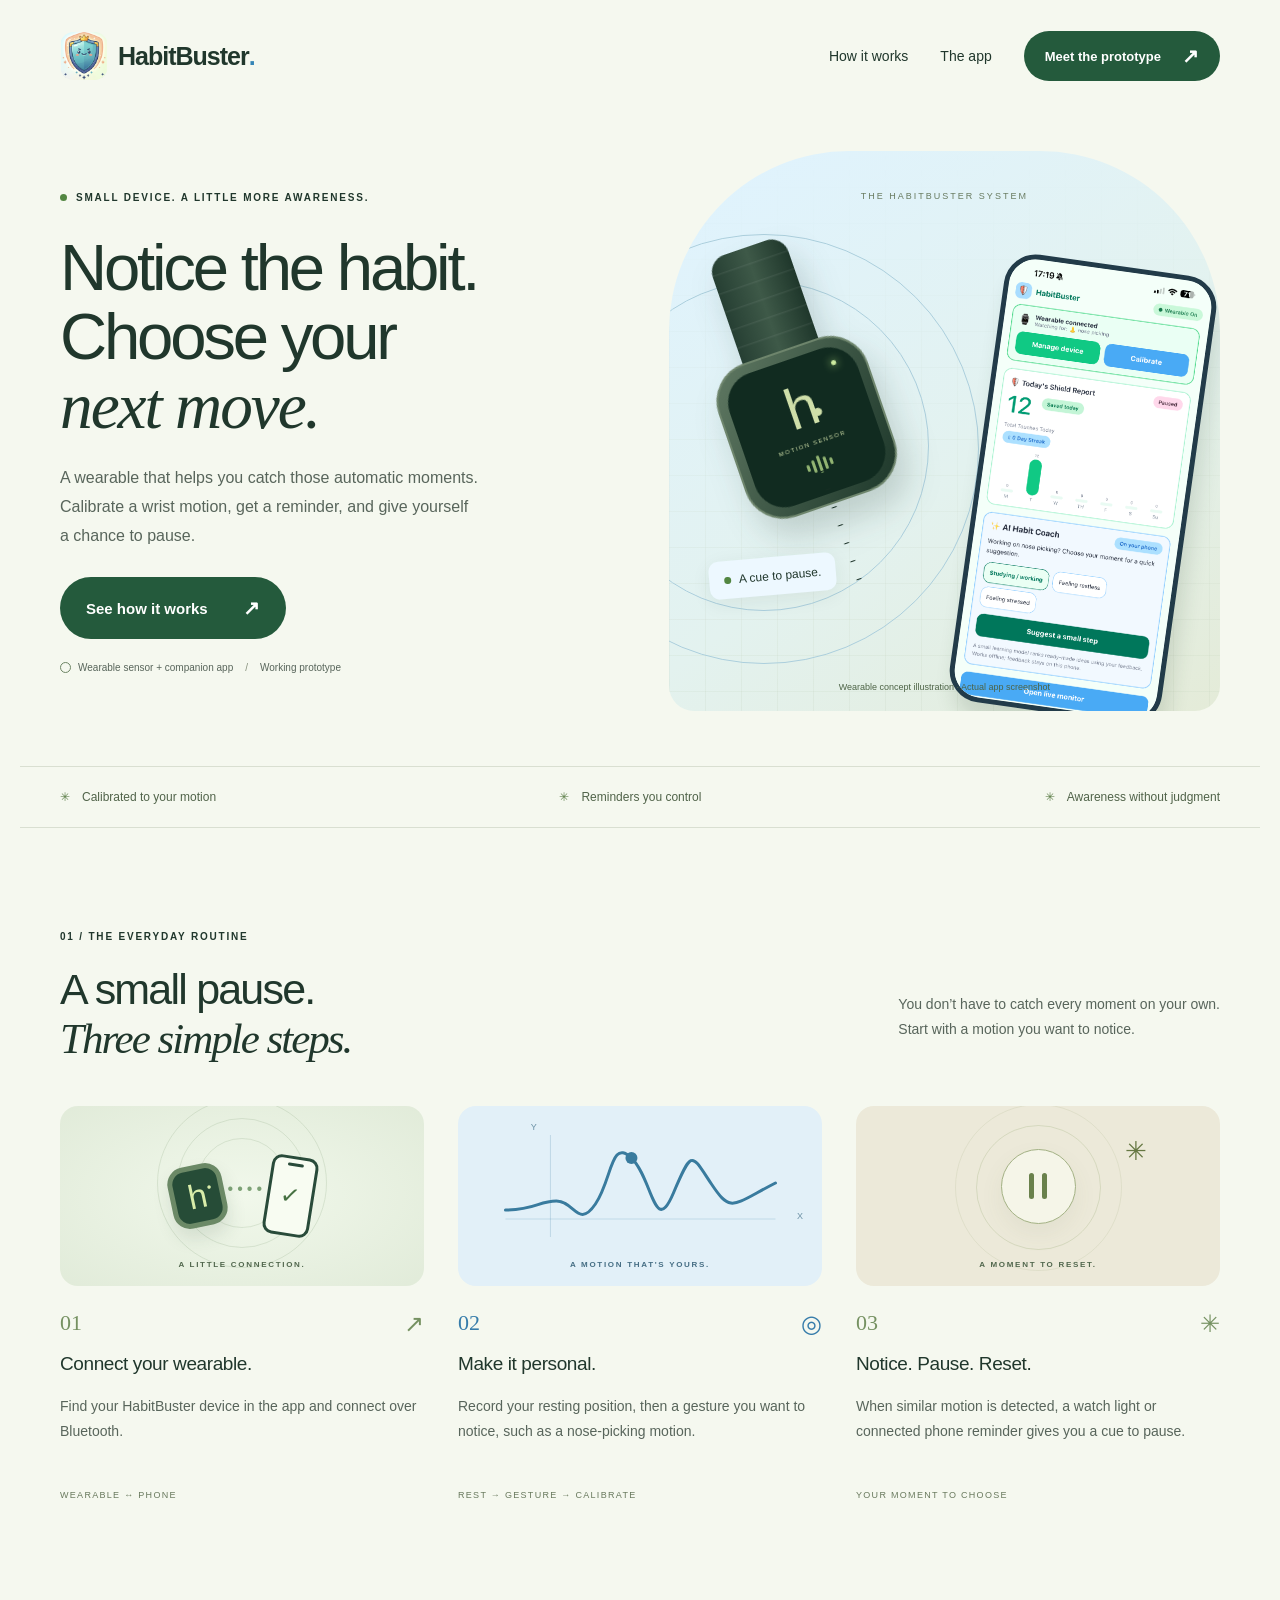
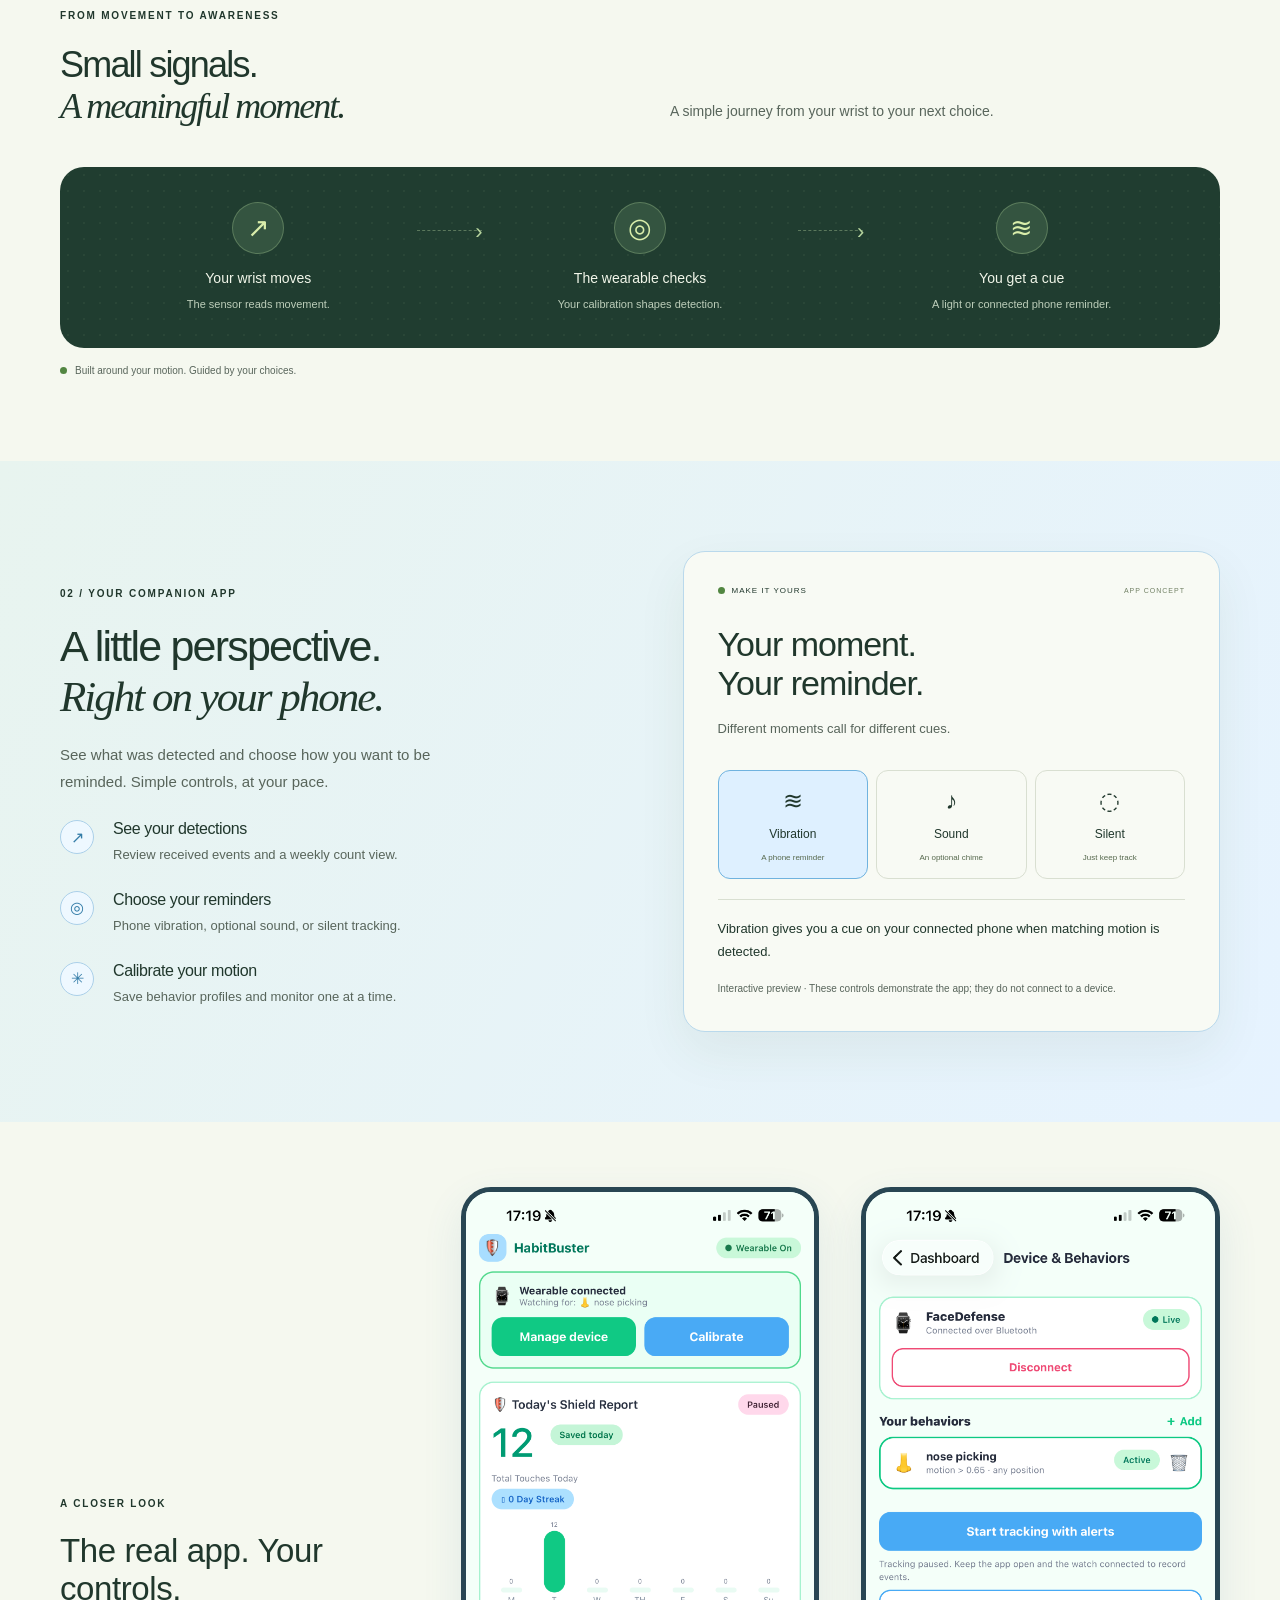
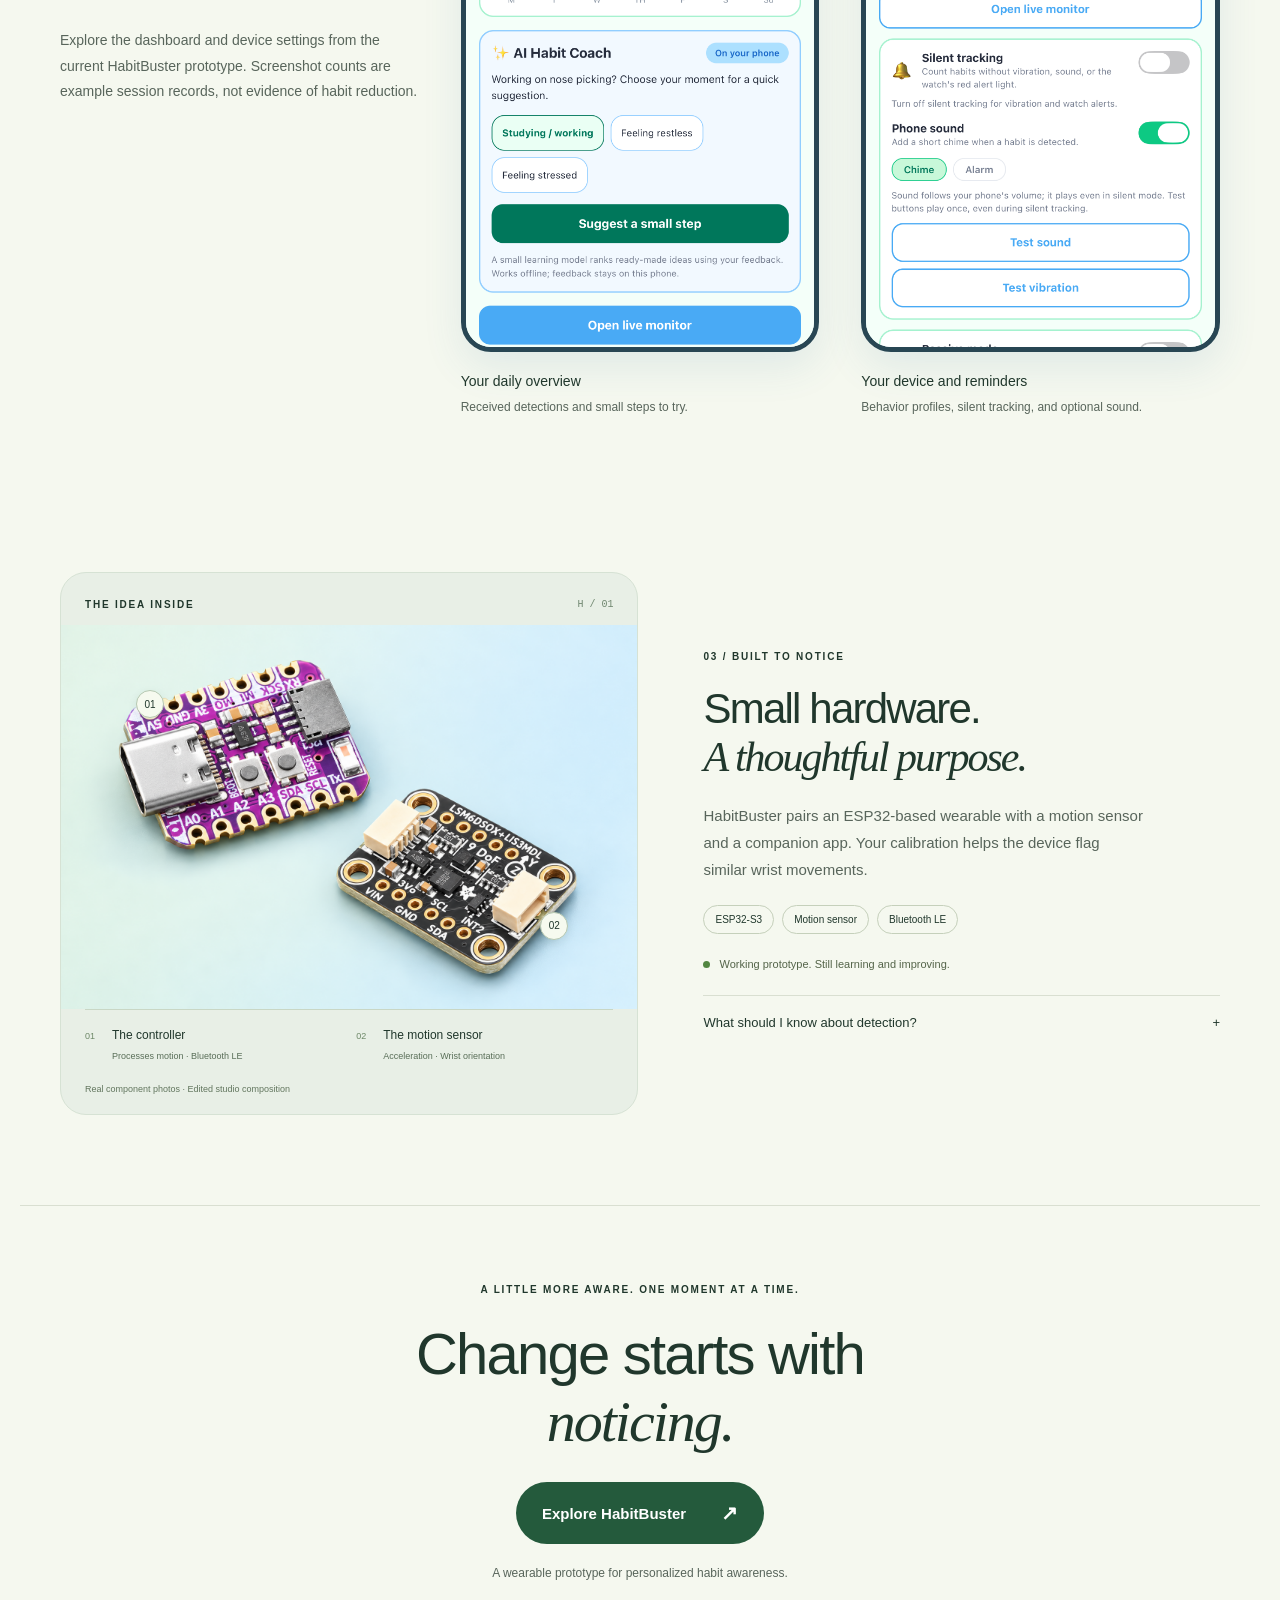
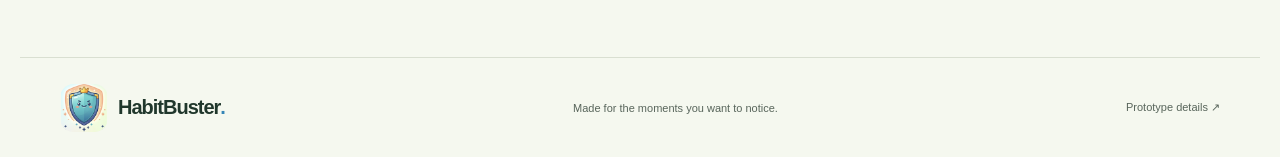
<file: index.html>
<!doctype html>
<html lang="en">
<head>
  <meta charset="utf-8"><meta name="viewport" content="width=device-width, initial-scale=1">
  <title>HabitBuster — Notice the habit. Choose your next move.</title>
  <meta name="description" content="Meet HabitBuster, a wearable prototype and companion app for personalized motion detection and habit awareness.">
  <meta name="theme-color" content="#f5f8ef">
  <link rel="icon" type="image/png" href="assets/logo.png">
  <link rel="stylesheet" href="styles.css">
</head>
<body>
<a class="skip" href="#main">Skip to content</a>
<header class="header wrap">
  <a class="brand" href="#" aria-label="HabitBuster home"><img class="brand-logo" src="assets/logo.png" alt="" width="48" height="48">HabitBuster<span class="brand-period">.</span></a>
  <nav aria-label="Main navigation"><a href="#how">How it works</a><a href="#app">The app</a><a class="button small" href="#prototype">Meet the prototype <span aria-hidden="true">↗</span></a></nav>
</header>
<main id="main">
<section class="hero wrap">
  <div class="hero-copy"><p class="eyebrow"><span class="status-dot"></span> SMALL DEVICE. A LITTLE MORE AWARENESS.</p>
  <h1>Notice the habit.<br>Choose your<br><span class="serif">next move.</span></h1>
  <p class="intro">A wearable that helps you catch those automatic moments. Calibrate a wrist motion, get a reminder, and give yourself a chance to pause.</p>
  <a class="button" href="#how">See how it works <span aria-hidden="true">↗</span></a>
  <p class="hero-note"><span class="mini-ring"></span> Wearable sensor + companion app <span class="divider">/</span> Working prototype</p></div>
  <div class="hero-art" aria-label="Wearable concept illustration alongside the actual HabitBuster dashboard screenshot">
    <div class="art-grid"></div><span class="art-label">THE HABITBUSTER SYSTEM</span>
    <div class="orbit orbit-one"></div><div class="orbit orbit-two"></div>
    <div class="watch"><div class="strap top"></div><div class="watch-case"><div class="watch-face"><span class="watch-led"></span><span class="watch-glyph">h<span>•</span></span><span class="watch-label">MOTION SENSOR</span><div class="signal"><i></i><i></i><i></i><i></i><i></i></div></div></div><div class="strap bottom"></div></div>
    <div class="device-tag"><span class="status-dot"></span> A cue to pause.</div>
    <div class="phone real-phone"><img src="assets/app-dashboard.png" alt="HabitBuster dashboard showing the connected wearable, detection counts, and habit coach" width="1290" height="2796" fetchpriority="high"></div>
    <div class="art-caption">Wearable concept illustration · Actual app screenshot</div>
  </div>
</section>
<div class="principles wrap"><span>Calibrated to your motion</span><span>Reminders you control</span><span>Awareness without judgment</span></div>
<section id="how" class="how wrap section">
  <div class="section-heading"><p class="eyebrow">01 / THE EVERYDAY ROUTINE</p><h2>A small pause.<br><span class="serif">Three simple steps.</span></h2><p>You don’t have to catch every moment on your own.<br>Start with a motion you want to notice.</p></div>
  <div class="steps"><article><div class="step-art connect-art" aria-hidden="true"><div class="radio-rings"><i></i><i></i><i></i></div><span class="mini-wearable">h<span>•</span></span><span class="link-dots">•••••</span><span class="mini-mobile"><i></i><b>✓</b></span><span class="visual-label">A LITTLE CONNECTION.</span></div><div class="step-number">01 <span>↗</span></div><h3>Connect your wearable.</h3><p>Find your HabitBuster device in the app and connect over Bluetooth.</p><span class="step-detail">WEARABLE ↔ PHONE</span></article><article><div class="step-art motion-art" aria-hidden="true"><span class="motion-axis axis-y">Y</span><span class="motion-axis axis-x">X</span><svg viewBox="0 0 320 130" fill="none"><path d="M25 100H295M70 118V16" stroke="currentColor" opacity=".2"/><path class="motion-trace" d="M25 91C55 91 58 82 76 82S98 110 115 85 130 19 151 39 174 119 193 74 211 35 231 65 252 86 295 64" stroke="currentColor" stroke-width="3" stroke-linecap="round"/><circle cx="151" cy="39" r="6" fill="currentColor"/></svg><span class="visual-label">A MOTION THAT'S YOURS.</span></div><div class="step-number">02 <span>◎</span></div><h3>Make it personal.</h3><p>Record your resting position, then a gesture you want to notice, such as a nose-picking motion.</p><span class="step-detail">REST → GESTURE → CALIBRATE</span></article><article><div class="step-art pause-art" aria-hidden="true"><div class="pause-ripple"></div><div class="pause-symbol"><i></i><i></i></div><span class="pause-star">✳</span><span class="visual-label">A MOMENT TO RESET.</span></div><div class="step-number">03 <span>✳</span></div><h3>Notice. Pause. Reset.</h3><p>When similar motion is detected, a watch light or connected phone reminder gives you a cue to pause.</p><span class="step-detail">YOUR MOMENT TO CHOOSE</span></article></div>
</section>
<section class="signal-story wrap" aria-labelledby="signal-title"><div class="signal-story-heading"><p class="eyebrow">FROM MOVEMENT TO AWARENESS</p><h2 id="signal-title">Small signals.<br><span class="serif">A meaningful moment.</span></h2><p>A simple journey from your wrist to your next choice.</p></div><div class="signal-path"><div class="signal-node"><span class="signal-icon">↗</span><strong>Your wrist moves</strong><small>The sensor reads movement.</small></div><span class="path-connector" aria-hidden="true"></span><div class="signal-node"><span class="signal-icon">◎</span><strong>The wearable checks</strong><small>Your calibration shapes detection.</small></div><span class="path-connector" aria-hidden="true"></span><div class="signal-node"><span class="signal-icon">≋</span><strong>You get a cue</strong><small>A light or connected phone reminder.</small></div></div><div class="signal-footnote"><span class="status-dot"></span> Built around your motion. Guided by your choices.</div></section>
<section id="app" class="app-section section"><div class="wrap app-layout"><div><p class="eyebrow">02 / YOUR COMPANION APP</p><h2>A little perspective.<br><span class="serif">Right on your phone.</span></h2><p class="section-intro">See what was detected and choose how you want to be reminded. Simple controls, at your pace.</p><div class="feature"><span>↗</span><div><h3>See your detections</h3><p>Review received events and a weekly count view.</p></div></div><div class="feature"><span>◎</span><div><h3>Choose your reminders</h3><p>Phone vibration, optional sound, or silent tracking.</p></div></div><div class="feature"><span>✳</span><div><h3>Calibrate your motion</h3><p>Save behavior profiles and monitor one at a time.</p></div></div></div><div class="control-card"><div class="card-top"><span class="status-dot"></span> MAKE IT YOURS <span>APP CONCEPT</span></div><h3>Your moment.<br>Your reminder.</h3><p>Different moments call for different cues.</p><div class="reminder-options" role="group" aria-label="Illustrative reminder settings"><button class="option active" data-mode="vibration" aria-pressed="true"><span>≋</span><strong>Vibration</strong><small>A phone reminder</small></button><button class="option" data-mode="sound" aria-pressed="false"><span>♪</span><strong>Sound</strong><small>An optional chime</small></button><button class="option" data-mode="silent" aria-pressed="false"><span>◌</span><strong>Silent</strong><small>Just keep track</small></button></div><div class="mode-description" aria-live="polite" id="mode-description">Vibration gives you a cue on your connected phone when matching motion is detected.</div><p class="demo-note">Interactive preview · These controls demonstrate the app; they do not connect to a device.</p></div></div></section>
<div class="wrap screenshot-gallery">
  <div class="gallery-heading"><p class="eyebrow">A CLOSER LOOK</p><h3>The real app. Your controls.</h3><p>Explore the dashboard and device settings from the current HabitBuster prototype. Screenshot counts are example session records, not evidence of habit reduction.</p></div>
  <figure><a href="assets/app-dashboard.png" target="_blank" rel="noopener" aria-label="Open full dashboard screenshot"><img src="assets/app-dashboard.png" alt="HabitBuster dashboard with weekly detection counts and locally adapted coaching suggestions" width="1290" height="2796" loading="lazy"></a><figcaption><strong>Your daily overview</strong><span>Received detections and small steps to try.</span></figcaption></figure>
  <figure><a href="assets/app-device.png" target="_blank" rel="noopener" aria-label="Open full device settings screenshot"><img src="assets/app-device.png" alt="Device and Behaviors screen showing the connected FaceDefense wearable, active nose picking profile, silent tracking, and phone sound settings" width="1290" height="2796" loading="lazy"></a><figcaption><strong>Your device and reminders</strong><span>Behavior profiles, silent tracking, and optional sound.</span></figcaption></figure>
</div>
<section id="prototype" class="prototype wrap section"><div class="prototype-visual"><div class="hardware-topline"><span class="eyebrow">THE IDEA INSIDE</span><span class="hardware-index">H / 01</span></div><div class="hardware-photo"><img src="assets/hardware-studio.png" width="1536" height="1024" loading="lazy" alt="Edited studio composition of the supplied purple microcontroller and black motion sensor board photographs"><span class="hardware-marker marker-controller">01</span><span class="hardware-marker marker-sensor">02</span></div><div class="hardware-key"><div><span>01</span><strong>The controller</strong><small>Processes motion · Bluetooth LE</small></div><div><span>02</span><strong>The motion sensor</strong><small>Acceleration · Wrist orientation</small></div></div><p class="hardware-note">Real component photos · Edited studio composition</p></div><div class="prototype-copy"><p class="eyebrow">03 / BUILT TO NOTICE</p><h2>Small hardware.<br><span class="serif">A thoughtful purpose.</span></h2><p class="section-intro">HabitBuster pairs an ESP32-based wearable with a motion sensor and a companion app. Your calibration helps the device flag similar wrist movements.</p><div class="prototype-tags"><span>ESP32-S3</span><span>Motion sensor</span><span>Bluetooth LE</span></div><p class="prototype-status"><span class="status-dot"></span> Working prototype. Still learning and improving.</p><details><summary>What should I know about detection? <span>+</span></summary><p>The device matches movement, so it cannot independently confirm a specific habit. Similar movements can trigger alerts, and some gestures may be missed. Fit and calibration matter.</p><p>Phone records depend on a working Bluetooth connection and app execution. Background alerts are not guaranteed. Silent tracking mutes foreground reminders; passive notifications are a separate setting.</p></details></div></section>
<section class="closing wrap"><p class="eyebrow">A LITTLE MORE AWARE. ONE MOMENT AT A TIME.</p><h2>Change starts with<br><span class="serif">noticing.</span></h2><a class="button" href="#how">Explore HabitBuster <span aria-hidden="true">↗</span></a><p>A wearable prototype for personalized habit awareness.</p></section>
</main>
<footer class="wrap"><a class="brand" href="#"><img class="brand-logo" src="assets/logo.png" alt="" width="48" height="48">HabitBuster<span class="brand-period">.</span></a><span>Made for the moments you want to notice.</span><a href="#prototype">Prototype details ↗</a></footer>
<script src="script.js"></script>
</body></html>
</file>
<file: styles.css>
:root{--bg:#f5f8ef;--ink:#20372c;--muted:#58655b;--green:#245a3c;--lime:#d9edaa;--line:#d9dfd1}*{box-sizing:border-box}html{scroll-behavior:smooth;scroll-padding-top:30px}body{margin:0;background:var(--bg);color:var(--ink);font-family:Arial,Helvetica,sans-serif;-webkit-font-smoothing:antialiased}a{color:inherit;text-decoration:none}button{font:inherit}a:focus-visible,button:focus-visible,summary:focus-visible{outline:3px solid #517733;outline-offset:6px}.wrap{max-width:1240px;padding-left:40px;padding-right:40px;margin:auto}.header{height:112px;display:flex;align-items:center;justify-content:space-between}.brand{display:flex;align-items:center;font-size:25px;font-weight:750;letter-spacing:-1px}.brand-period{color:#528144}.brand-mark{width:34px;height:37px;border:2px solid var(--green);border-radius:12px;margin-right:10px;text-align:center;line-height:28px;font-size:28px}.brand-mark span{font-size:14px;color:#64934e}nav{display:flex;gap:32px;align-items:center;font-size:14px}.button{display:inline-flex;align-items:center;justify-content:center;gap:35px;background:var(--green);color:#fff;border-radius:100px;padding:19px 26px;font-size:15px;font-weight:600;transition:background .2s,transform .2s}.button:hover{background:#173f29;transform:translateY(-2px)}.button span{font-size:20px}.button.small{padding:13px 21px;font-size:13px;gap:21px}.hero{display:grid;grid-template-columns:1.05fr 1fr;gap:30px;padding-top:39px;padding-bottom:55px;align-items:center}.eyebrow{font-size:10px;font-weight:700;letter-spacing:1.8px;line-height:1.7}.hero-copy .eyebrow{display:flex;align-items:center;gap:9px}.status-dot{display:inline-block;flex-shrink:0;width:7px;height:7px;border-radius:50%;background:#528641}.hero h1{font-size:clamp(48px,5.1vw,68px);line-height:1.06;letter-spacing:-3.2px;font-weight:500;margin:27px 0 23px}.serif{font-family:Georgia,'Times New Roman',serif;font-weight:400;font-style:italic;letter-spacing:-2px}.intro{font-size:16px;line-height:1.8;color:var(--muted);max-width:420px;margin:0 0 27px}.hero-note{display:flex;align-items:center;gap:7px;font-size:10px;color:var(--muted);margin-top:23px}.mini-ring{height:11px;width:11px;border:1px solid #6d8565;border-radius:50%}.divider{margin:0 5px;color:#87917d}.hero-art{height:560px;position:relative;overflow:hidden;background:#e4ebd8;border-radius:180px 180px 25px 25px}.art-grid{position:absolute;inset:0;background-image:linear-gradient(#bccbb32b 1px,transparent 1px),linear-gradient(90deg,#bccbb32b 1px,transparent 1px);background-size:36px 36px;mask-image:linear-gradient(transparent,#000)}.art-label{position:absolute;top:40px;width:100%;text-align:center;font-size:9px;letter-spacing:2px;color:#687b60}.orbit{position:absolute;border:1px solid #bdcba9;border-radius:50%;width:430px;height:430px;top:83px;left:-120px}.orbit-two{width:330px;height:330px;top:130px;left:-70px}.watch{position:absolute;left:55px;top:87px;width:158px;height:357px;transform:rotate(-19deg);filter:drop-shadow(5px 20px 16px #20372c30)}.strap{position:absolute;background:linear-gradient(90deg,#263f33,#3e5948,#1f372b);width:80px;left:39px;height:130px;border-radius:18px}.strap.top{top:0;background-image:repeating-linear-gradient(0deg,transparent 0 17px,#ffffff10 18px 19px),linear-gradient(90deg,#263f33,#3e5948,#1f372b)}.strap.bottom{bottom:0;background-image:radial-gradient(ellipse at center,#152c22 2px,transparent 3px);background-size:80px 19px}.watch-case{position:absolute;top:109px;width:158px;height:162px;border-radius:40px;background:linear-gradient(130deg,#5f7862,#1d372a);padding:9px;border:2px solid #6e856c}.watch-face{background:#112b20;height:100%;border-radius:31px;color:#cfdfa9;display:flex;flex-direction:column;align-items:center;justify-content:center;position:relative}.watch-led{position:absolute;right:19px;top:15px;width:5px;height:5px;background:#ceeca0;box-shadow:0 0 8px #ccff8c;border-radius:50%}.watch-glyph{font-size:57px;line-height:1;font-weight:500;letter-spacing:-7px}.watch-glyph span{font-size:30px}.watch-label{font-size:6px;letter-spacing:1.5px;margin-top:6px}.signal{display:flex;gap:3px;align-items:center;height:20px;margin-top:9px}.signal i{width:3px;height:7px;background:#92b472;border-radius:3px}.signal i:nth-child(2),.signal i:nth-child(4){height:13px}.signal i:nth-child(3){height:18px}.device-tag{position:absolute;top:406px;left:40px;padding:12px 15px;background:#fffdf0;box-shadow:0 5px 20px #20372c12;border-radius:10px;font-size:12px;transform:rotate(-5deg)}.device-tag .status-dot{margin-right:5px}.phone{position:absolute;width:214px;height:394px;right:30px;top:112px;border:5px solid #26392d;border-radius:32px;background:#f6faf2;box-shadow:7px 18px 20px #28442c25;transform:rotate(8deg);overflow:hidden}.phone-camera{height:12px;width:58px;background:#26392d;margin:auto;border-radius:0 0 12px 12px}.phone-content{padding:21px 13px 10px}.phone-top{display:flex;align-items:center;justify-content:space-between;font-size:13px;letter-spacing:-.5px}.phone-avatar{font-size:9px;display:grid;place-items:center;width:23px;height:23px;border-radius:50%;background:#e0ead2}.phone-greeting{font-size:8px;color:#687866;margin:8px 0 15px}.connected{font-size:7px;display:flex;align-items:center;gap:5px;padding:10px;background:#e3eed7;border-radius:8px}.connected span:last-child{margin-left:auto}.connected .status-dot{width:4px;height:4px}.report{background:white;border:1px solid #dfe6d6;margin-top:12px;border-radius:12px;padding:13px 10px}.report-head{font-size:8px;display:flex;justify-content:space-between}.report-head span{font-size:5px;color:#687866;border:1px solid #dce4d6;border-radius:3px;padding:2px}.count{font-size:40px;line-height:1.3;margin-top:7px}.count span{font-size:7px;color:#6f7c67;display:block}.chart{display:flex;height:75px;gap:8px;align-items:flex-end;margin-top:10px}.chart div{height:100%;flex:1;display:flex;flex-direction:column;justify-content:flex-end;align-items:center;gap:5px}.chart i{width:100%;height:var(--bar);background:#9db780;border-radius:4px 4px 2px 2px}.chart div:last-child i{background:#335b3e}.chart span{font-size:6px;color:#6a7562}.phone-settings{display:flex;align-items:center;justify-content:space-between;margin:13px 0;font-size:7px}.phone-settings strong{display:flex;gap:5px;align-items:center;font-size:6px}.toggle{width:18px;height:10px;background:#3a6e46;border-radius:9px;position:relative}.toggle:after{content:'';position:absolute;width:6px;height:6px;border-radius:50%;background:white;top:2px;right:2px}.phone-nav{display:flex;justify-content:space-around;border-top:1px solid #dce5d4;padding-top:10px;font-size:13px}.phone-nav small{display:block;font-size:5px;margin-top:3px}.art-caption{position:absolute;bottom:19px;width:100%;text-align:center;font-size:9px;color:#4d6346}.principles{display:flex;justify-content:space-between;border-top:1px solid var(--line);border-bottom:1px solid var(--line);padding-top:23px;padding-bottom:23px;color:#506349;font-size:12px}.principles span:before{content:'✳';margin-right:12px;color:#60814c}.section{padding-top:90px;padding-bottom:90px}.section-heading{position:relative}.section-heading>p:last-child{position:absolute;right:0;bottom:8px;font-size:14px;line-height:1.8;color:var(--muted)}h2{font-size:43px;font-weight:500;letter-spacing:-1.8px;line-height:1.15;margin:20px 0}h3{font-size:19px;font-weight:500;letter-spacing:-.4px}.steps{display:grid;grid-template-columns:repeat(3,1fr);gap:34px;margin-top:42px}.steps article{border-top:1px solid #bdcab3;padding-top:20px}.step-number{font-family:Georgia,serif;font-size:27px;color:#759161;display:flex;justify-content:space-between}.step-number span{font-family:Arial;font-size:24px}.steps p{font-size:14px;line-height:1.8;color:var(--muted);min-height:76px}.step-detail{font-size:9px;letter-spacing:1.3px;color:#68795d}.app-section{background:#e9efdf}.app-layout{display:grid;grid-template-columns:1fr 1fr;gap:85px;align-items:center}.section-intro{font-size:15px;line-height:1.8;color:var(--muted);max-width:440px}.feature{display:flex;gap:19px;margin-top:25px}.feature>span{display:grid;place-items:center;width:34px;height:34px;border:1px solid #c0cfb1;border-radius:50%;flex-shrink:0;color:#567745}.feature h3{font-size:16px;margin:0 0 7px}.feature p{font-size:13px;color:var(--muted);margin:0;line-height:1.6}.control-card{background:#f8faf4;border:1px solid #d7e0cc;border-radius:22px;padding:34px;box-shadow:0 20px 50px #3a522312}.card-top{display:flex;align-items:center;gap:7px;font-size:8px;letter-spacing:1px}.card-top>span:last-child{margin-left:auto;color:#718064;font-size:7px}.control-card>h3{font-size:34px;line-height:1.15;letter-spacing:-1px;margin:30px 0 15px}.control-card>p{font-size:13px;color:var(--muted);line-height:1.7}.reminder-options{display:grid;grid-template-columns:repeat(3,1fr);gap:8px;margin:29px 0 20px}.option{cursor:pointer;border:1px solid #d9dfd1;background:transparent;border-radius:12px;padding:16px 5px;color:var(--ink);display:flex;flex-direction:column;align-items:center;gap:12px}.option>span{font-size:24px}.option strong{font-weight:500;font-size:12px}.option small{font-size:8px;color:#57694e}.option.active{background:#dbe9c5;border-color:#839f67}.option:hover{border-color:#567745}.mode-description{font-size:13px;line-height:1.8;min-height:71px;padding-top:17px;border-top:1px solid var(--line)}.control-card .demo-note{font-size:10px;line-height:1.7;margin-bottom:0}.prototype{display:grid;grid-template-columns:1fr 1fr;gap:85px;align-items:center}.prototype-visual{background:#e1e8d6;border-radius:22px;min-height:385px;text-align:center;padding:25px 20px;overflow:hidden}.board{position:relative;width:185px;height:210px;background:#2a5040;border-radius:15px;margin:30px auto;transform:rotate(-12deg);border:3px solid #496d50;box-shadow:14px 16px 0 #bdcbb1,20px 26px 35px #2b492f20;background-image:linear-gradient(90deg,transparent 47%,#91ae6d35 48% 49%,transparent 50%),linear-gradient(transparent 49%,#91ae6d35 50% 51%,transparent 52%);background-size:27px 31px}.board-hole{position:absolute;width:11px;height:11px;border:2px solid #b6b788;border-radius:50%;top:8px}.board-hole.a{left:8px}.board-hole.b{right:8px}.chip{position:absolute;top:49px;left:35px;width:108px;height:95px;background:linear-gradient(135deg,#b6bdb1,#e0e3d9,#a0aa9c);display:flex;flex-direction:column;justify-content:center;font-size:18px;font-weight:700;color:#405045;border:5px solid #213d2f}.chip span{font-size:5px;letter-spacing:1px;margin-top:8px}.board-pins{position:absolute;top:35px;height:137px;width:9px;background:repeating-linear-gradient(#b7ad74 0 6px,transparent 6px 15px)}.board-pins.left{left:8px}.board-pins.right{right:8px}.board-light{width:8px;height:8px;background:#b9ee86;box-shadow:0 0 10px #b9ee86;position:absolute;bottom:32px;right:34px;border-radius:50%}.usb-port{position:absolute;bottom:-7px;left:69px;width:43px;height:23px;border:5px solid #a2aa9f;border-radius:5px;background:#314737}.board-caption{font-size:14px;margin:12px 0}.prototype-visual>small{font-size:9px;color:#596e50}.prototype-tags{display:flex;gap:8px;margin-top:22px}.prototype-tags span{border:1px solid #c5d0bb;padding:8px 11px;border-radius:30px;font-size:10px}.prototype-status{font-size:11px;margin-top:24px;color:#546449}.prototype-status .status-dot{margin-right:6px}details{border-top:1px solid var(--line);margin-top:25px;font-size:13px}summary{cursor:pointer;padding:19px 0;display:flex;justify-content:space-between;gap:15px;list-style:none}summary::-webkit-details-marker{display:none}details[open] summary span{transform:rotate(45deg)}details p{color:var(--muted);line-height:1.8}.closing{border-top:1px solid var(--line);text-align:center;padding-top:65px;padding-bottom:65px}.closing h2{font-size:58px;margin:23px 0 27px}.closing>p:last-child{font-size:12px;color:var(--muted);margin-top:22px}footer{border-top:1px solid var(--line);display:flex;align-items:center;justify-content:space-between;min-height:100px;gap:20px}footer .brand{font-size:20px}footer>span,footer>a:last-child{font-size:11px;color:var(--muted)}.skip{position:fixed;top:-100px;left:10px;background:white;padding:15px;z-index:10}.skip:focus{top:10px}
@media(min-width:1400px){.hero-art{height:585px}.phone{right:40px;top:120px}.watch{left:70px;top:100px}}@media(max-width:1000px){.wrap{padding-left:28px;padding-right:28px}.hero{gap:20px}.hero h1{font-size:54px}.hero-art{height:510px}.watch{left:23px;top:80px;transform:rotate(-19deg) scale(.85);transform-origin:top left}.phone{right:12px;top:113px;transform:rotate(8deg) scale(.88);transform-origin:top right}.device-tag{left:20px;top:379px;font-size:10px}.app-layout,.prototype{gap:40px}.control-card{padding:25px}.hero-note{flex-wrap:wrap;font-size:9px}.section-heading>p:last-child{font-size:12px}.intro{font-size:15px}}@media(max-width:760px){.header{height:85px}.brand{font-size:22px}.brand-mark{display:none}nav>a:not(.button){display:none}.button.small{font-size:11px;padding:11px 15px;gap:10px}.hero{grid-template-columns:1fr;padding-top:25px;padding-bottom:35px;gap:35px}.hero h1{font-size:57px;letter-spacing:-2.5px}.hero h1 br:nth-of-type(2){display:none}.hero-copy{max-width:540px}.intro{max-width:440px}.hero-art{height:480px;max-width:500px;width:100%;margin:auto;border-radius:130px 130px 22px 22px}.watch{left:55px;top:80px;transform:rotate(-19deg) scale(.9)}.phone{right:40px;top:85px;transform:rotate(8deg) scale(.9)}.device-tag{left:35px;top:386px}.principles{flex-wrap:wrap;justify-content:center;gap:15px 20px;font-size:10px}.principles span:before{margin-right:6px}.section{padding-top:55px;padding-bottom:55px}h2{font-size:35px}.section-heading>p:last-child{position:static;font-size:14px}.steps{grid-template-columns:1fr;gap:25px;margin-top:30px}.steps p{min-height:auto;max-width:420px}.steps h3{margin-top:14px}.step-number{font-size:24px}.app-layout,.prototype{grid-template-columns:1fr;gap:35px}.control-card{padding:27px}.prototype-visual{order:2}.closing{padding-top:50px;padding-bottom:50px}.closing h2{font-size:49px}footer{flex-wrap:wrap;padding-top:25px;padding-bottom:25px;gap:18px}footer>span{order:3;width:100%}.hero-note{font-size:9px}.eyebrow{font-size:9px}}@media(max-width:380px){.wrap{padding-left:20px;padding-right:20px}.hero h1{font-size:48px}.hero-art{height:430px}.watch{left:25px;top:90px;transform:rotate(-19deg) scale(.72)}.phone{right:15px;top:90px;transform:rotate(8deg) scale(.74)}.device-tag{top:348px;left:20px}.art-label{font-size:8px}.art-caption{font-size:8px}.option small{font-size:7px}.control-card{padding:20px}.prototype-tags{flex-wrap:wrap}}@media(prefers-reduced-motion:reduce){html{scroll-behavior:auto}*{transition:none!important}}

/* Supplied brand assets and blue accents */
.brand-logo{width:48px;height:48px;object-fit:contain;border-radius:14px;margin-right:10px;flex-shrink:0}
.hero-art{background:linear-gradient(145deg,#dff3ff 0%,#e3f2ef 55%,#e4ebd8 100%)}
.orbit{border-color:#accfdd}.device-tag{background:#edf8ff}.brand-period{color:#3585b6}
.steps article:nth-child(2){border-top-color:#96cbee}.steps article:nth-child(2) .step-number{color:#367caa}
.app-section{background:linear-gradient(120deg,#e8f4ef,#e6f3ff)}
.feature>span{background:#eef8ff;border-color:#abd0e9;color:#357da8}
.control-card{border-color:#bad9ec}.option.active{background:#def0ff;border-color:#70b3df}
.prototype-visual{background:linear-gradient(145deg,#e0effb,#e1e8d6)}
.real-phone{height:auto;background:#f4fff9;line-height:0;border-color:#223b49}
.real-phone img{display:block;width:100%;height:auto;border-radius:26px}
.screenshot-gallery{display:grid;grid-template-columns:1fr 1fr 1fr;gap:42px;align-items:center;padding-top:65px;padding-bottom:65px}
.gallery-heading h3{font-size:33px;line-height:1.15;margin:20px 0}.gallery-heading p:last-child{font-size:14px;color:var(--muted);line-height:1.8}
.screenshot-gallery figure{margin:0}.screenshot-gallery figure>a{display:block;border:5px solid #284653;border-radius:30px;overflow:hidden;background:#f4fff9;box-shadow:0 15px 40px #3879a21c;line-height:0}
.screenshot-gallery img{display:block;width:100%;height:auto}
.screenshot-gallery figcaption{padding-top:18px;font-size:14px;line-height:1.6}.screenshot-gallery figcaption strong{display:block;font-weight:500}.screenshot-gallery figcaption span{display:block;font-size:12px;color:var(--muted);margin-top:5px}
@media(max-width:760px){.brand-logo{width:38px;height:38px;margin-right:7px;border-radius:10px}.screenshot-gallery{grid-template-columns:1fr 1fr;gap:22px;padding-top:45px;padding-bottom:45px}.gallery-heading{grid-column:1/-1}.gallery-heading h3{font-size:29px}.screenshot-gallery figure>a{border-width:3px;border-radius:20px}.screenshot-gallery figcaption{font-size:12px}.screenshot-gallery figcaption span{font-size:11px}}
@media(max-width:380px){.brand{font-size:19px}.brand-logo{width:30px;height:30px}.header .button.small{font-size:10px;padding:10px}.screenshot-gallery{gap:14px}.screenshot-gallery figure>a{border-radius:15px}}

/* Photographic hardware and motion storytelling */
.step-art{height:180px;border-radius:18px;margin-bottom:24px;position:relative;overflow:hidden;display:flex;align-items:center;justify-content:center;background:#e7eddf;color:#477143}
.visual-label{position:absolute;bottom:17px;left:0;right:0;text-align:center;font-size:8px;letter-spacing:1.7px;font-weight:700;color:#51674d}
.connect-art{gap:42px;background:radial-gradient(ellipse at center,#f1f8eb,#e1ebd9)}.mini-wearable{width:55px;height:62px;background:#264c37;color:#d9edaa;border:5px solid #6b8966;border-radius:17px;display:grid;place-content:center;font-size:34px;transform:rotate(-12deg);box-shadow:0 10px 18px #284a3220;z-index:1}.mini-wearable>span{font-size:13px;position:absolute;right:7px;top:12px}.mini-mobile{width:47px;height:80px;border:3px solid #294b3a;background:#f8fcf2;border-radius:10px;transform:rotate(9deg);display:grid;place-items:center;z-index:1}.mini-mobile i{position:absolute;top:4px;width:16px;height:3px;border-radius:3px;background:#294b3a}.mini-mobile b{font-weight:400;font-size:24px}.link-dots{position:absolute;top:74px;letter-spacing:4px;color:#7da276}.radio-rings{position:absolute;left:50%;top:43%;transform:translate(-50%,-50%);width:130px;height:130px}.radio-rings i{position:absolute;inset:0;border:1px solid #78966d30;border-radius:50%}.radio-rings i:nth-child(2){inset:-20px}.radio-rings i:nth-child(3){inset:20px}
.motion-art{background:#e2f0f8;color:#397b9e}.motion-art svg{width:92%;height:130px;margin-bottom:23px}.motion-axis{position:absolute;font-size:9px;color:#6c91a5}.axis-y{top:16px;left:20%}.axis-x{right:19px;bottom:65px}.motion-art .visual-label{color:#466e84}.pause-art{background:#ece9d9;color:#657742}.pause-symbol{width:75px;height:75px;border:1px solid #a3b184;border-radius:50%;display:flex;align-items:center;justify-content:center;gap:8px;margin-top:-19px;background:#f5f5e8;box-shadow:0 10px 25px #60754412;z-index:1}.pause-symbol i{width:5px;height:26px;background:#6a814c;border-radius:3px}.pause-ripple{position:absolute;width:125px;height:125px;border:1px solid #a3b18450;border-radius:50%;top:19px}.pause-ripple:after{content:'';position:absolute;inset:-22px;border:1px solid #a3b18430;border-radius:50%}.pause-star{position:absolute;right:20%;top:30px;font-size:26px}
.steps article{border-top:0;padding-top:0}.step-number{font-size:22px}.steps h3{margin-top:15px}.steps p{min-height:76px}
.signal-story{padding-top:5px;padding-bottom:85px}.signal-story-heading{display:grid;grid-template-columns:1fr 1fr;align-items:end;column-gap:60px}.signal-story-heading>.eyebrow{grid-column:1/-1}.signal-story-heading h2{font-size:36px;margin-top:10px}.signal-story-heading>p:last-child{color:var(--muted);font-size:14px;line-height:1.8;padding-bottom:9px}.signal-path{display:flex;align-items:center;padding:35px 40px;background:#203d30;color:#f1f6e9;border-radius:24px;margin-top:19px;position:relative;overflow:hidden}.signal-path:before{content:'';position:absolute;inset:0;background-image:radial-gradient(#c9e0b50e 1px,transparent 1px);background-size:16px 16px;pointer-events:none}.signal-node{position:relative;flex:1;display:flex;align-items:center;flex-direction:column;text-align:center;gap:10px}.signal-icon{width:52px;height:52px;border:1px solid #8eaf7f70;border-radius:50%;display:grid;place-items:center;font-size:27px;color:#d9edaa;background:#345440;margin-bottom:6px}.signal-node strong{font-size:14px;font-weight:500}.signal-node small{font-size:11px;line-height:1.6;color:#bdceba}.path-connector{width:65px;border-top:1px dashed #a7c49470;position:relative;margin-top:-54px}.path-connector:after{content:'›';position:absolute;right:-1px;top:-12px;color:#b5d39d;font-size:22px}.signal-footnote{font-size:10px;color:var(--muted);display:flex;align-items:center;gap:8px;margin-top:17px}
.prototype{grid-template-columns:1.12fr 1fr;gap:65px}.prototype-visual{padding:23px 24px 18px;text-align:left;border:1px solid #d6e2d4;background:#e8efe6;border-radius:26px;position:relative}.hardware-topline{display:flex;justify-content:space-between;align-items:center}.hardware-index{font-family:monospace;font-size:10px;color:#708770}.hardware-photo{position:relative;margin:12px -24px 0;aspect-ratio:3/2}.hardware-photo img{width:100%;height:100%;object-fit:cover;display:block}.hardware-marker{position:absolute;display:grid;place-items:center;width:28px;height:28px;border-radius:50%;background:#f6faef;border:1px solid #b6c8b1;font-size:10px;box-shadow:0 3px 10px #173f2915}.marker-controller{top:17%;left:13%}.marker-sensor{bottom:18%;right:12%}.hardware-key{display:grid;grid-template-columns:1fr 1fr;gap:14px;padding-top:18px;border-top:1px solid #c9d7c5}.hardware-key>div{display:grid;grid-template-columns:22px 1fr;column-gap:5px;row-gap:7px}.hardware-key span{font-size:9px;color:#6d8868;padding-top:3px}.hardware-key strong{font-size:12px;font-weight:500}.hardware-key small{grid-column:2;font-size:9px;color:#596e58;line-height:1.6}.hardware-note{font-size:9px;color:#62765e;margin:18px 0 0;line-height:1.6}.prototype-copy h2{font-size:42px}
@media(hover:hover){.step-art{transition:transform .3s}.steps article:hover .step-art{transform:translateY(-5px)}}
@media(max-width:1000px){.prototype{gap:35px}.prototype-copy h2{font-size:35px}.step-art{height:160px}.signal-path{padding:30px 20px}.path-connector{width:30px}.signal-node small{font-size:10px}.hardware-key{gap:8px}.hardware-key small{font-size:8px}}
@media(max-width:760px){.step-art{height:190px;margin-bottom:18px}.steps{gap:35px}.steps p{min-height:0}.signal-story{padding-bottom:55px}.signal-story-heading{grid-template-columns:1fr;gap:0}.signal-story-heading h2{font-size:33px}.signal-story-heading>p:last-child{margin-top:0}.signal-path{flex-direction:column;gap:20px;padding:30px 20px}.signal-node{width:100%}.path-connector{height:25px;width:0;border-top:0;border-left:1px dashed #a7c49470;margin:0}.path-connector:after{right:-5px;top:10px;transform:rotate(90deg);font-size:18px}.signal-node small{font-size:12px}.prototype{grid-template-columns:1fr}.prototype-visual{order:2}.prototype-copy h2{font-size:35px}.hardware-key small{font-size:9px}.signal-footnote{line-height:1.7}.hardware-photo{aspect-ratio:3/2}}
</file>
